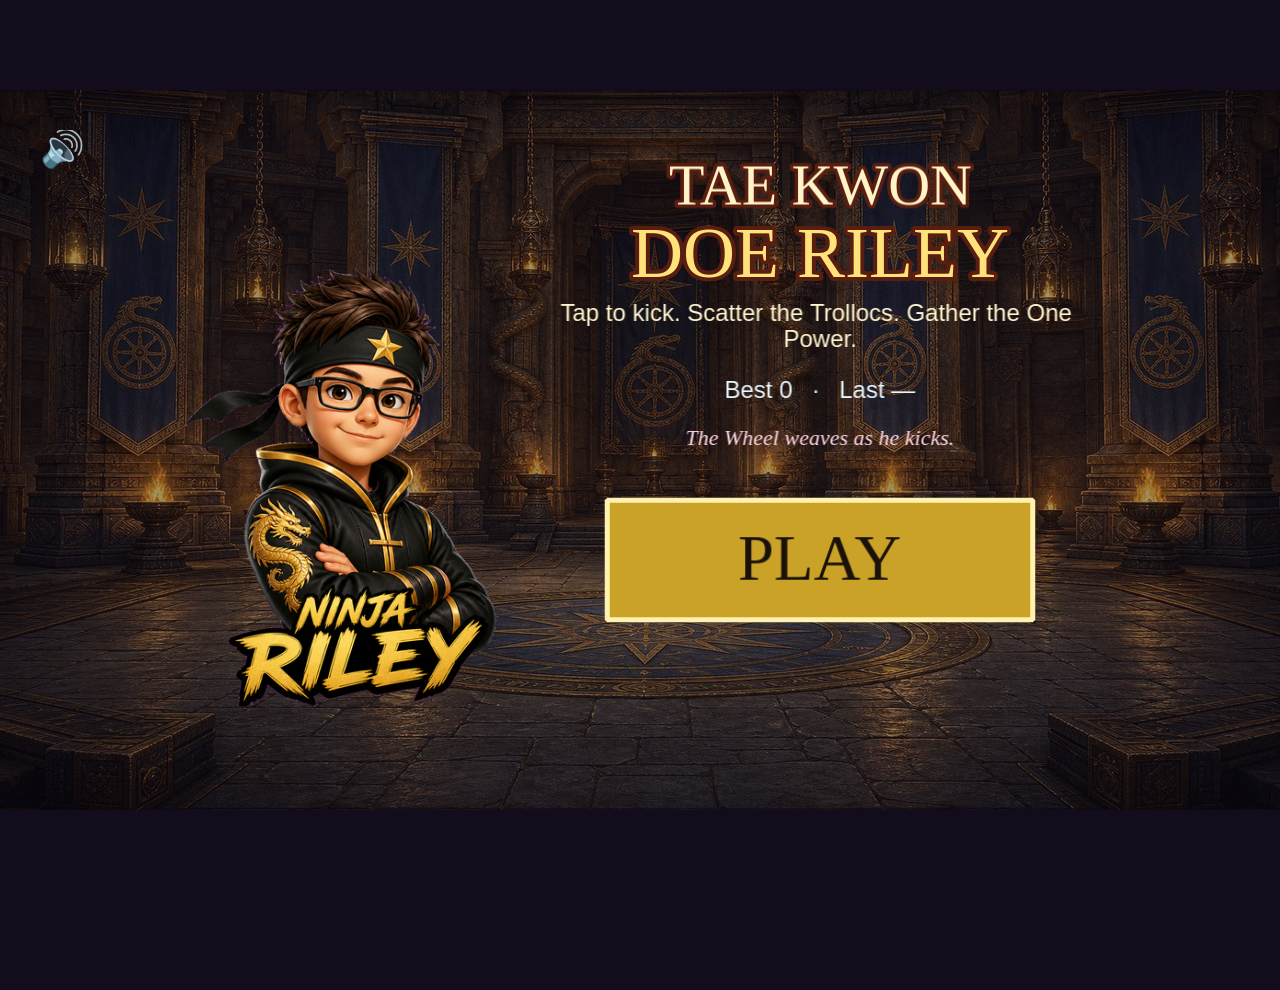
<file: index.html>
<!DOCTYPE html>
<html lang="en">
<head>
  <meta charset="UTF-8" />
  <meta name="viewport" content="width=device-width, initial-scale=1, maximum-scale=1, user-scalable=no, viewport-fit=cover" />
  <meta name="apple-mobile-web-app-capable" content="yes" />
  <meta name="mobile-web-app-capable" content="yes" />
  <meta name="theme-color" content="#120c1c" />
  <title>Tae Kwon Doe Riley</title>
  <link rel="stylesheet" href="css/style.css" />
</head>
<body>
  <div id="game"></div>
  <script src="vendor/phaser.min.js"></script>
  <script src="js/game.js"></script>
</body>
</html>
</file>
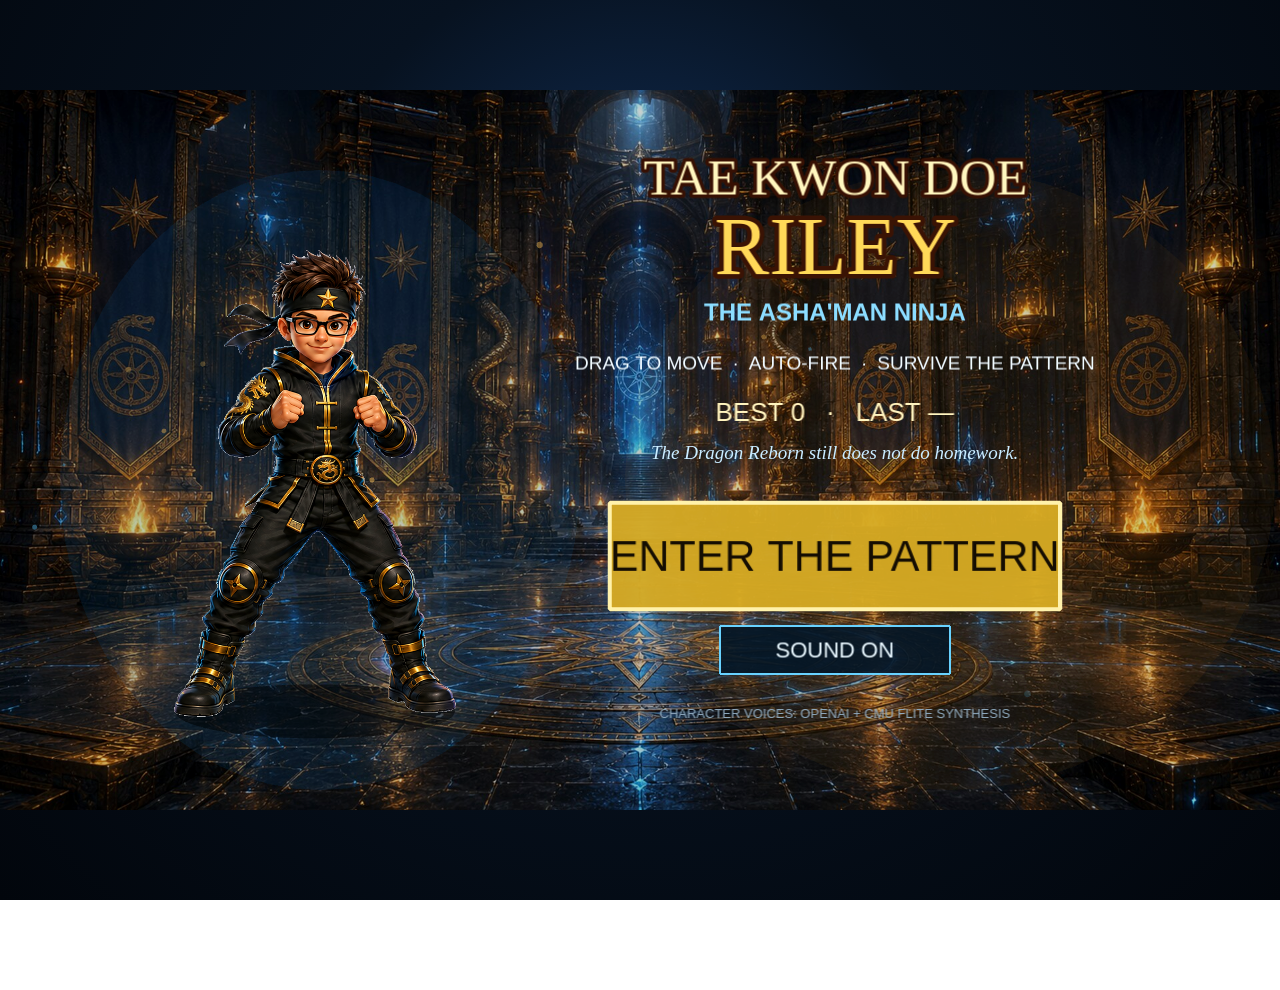
<file: riley/index.html>
<!DOCTYPE html>
<html lang="en">
<head>
  <meta charset="UTF-8" />
  <meta name="viewport" content="width=device-width, initial-scale=1, maximum-scale=1, user-scalable=no, viewport-fit=cover" />
  <meta name="apple-mobile-web-app-capable" content="yes" />
  <meta name="mobile-web-app-capable" content="yes" />
  <meta name="theme-color" content="#120c1c" />
  <title>Tae Kwon Doe Riley</title>
  <link rel="stylesheet" href="css/style.css?v=2.4.1" />
</head>
<body>
  <main id="game" role="application" aria-label="Tae Kwon Doe Riley arcade game"></main>
  <aside id="rotate-overlay" role="status" aria-live="polite">
    <div class="rotate-card">
      <span class="rotate-device" aria-hidden="true"></span>
      <strong>Rotate to landscape</strong>
      <span>Riley needs room to fight.</span>
    </div>
  </aside>
  <script src="vendor/phaser.min.js"></script>
  <script src="js/game.js?v=2.4.1"></script>
</body>
</html>
</file>
<file: css/style.css>
html, body {
  margin: 0;
  padding: 0;
  width: 100%;
  height: 100%;
  background: #120c1c;
  overflow: hidden;
  touch-action: none;
  user-select: none;
  -webkit-user-select: none;
}

#game {
  position: relative;
  width: 100%;
  height: 100%;
}

#game canvas {
  display: block;
  margin: 0 auto;
}

#game video {
  pointer-events: none;
}
</file>
<file: riley/css/style.css>
html,
body {
  margin: 0;
  padding: 0;
  width: 100%;
  height: 100%;
  min-height: 100%;
  background:
    radial-gradient(circle at 50% 32%, #12305a 0%, #071220 38%, #02060c 100%);
  overflow: hidden;
  touch-action: none;
  overscroll-behavior: none;
  user-select: none;
  -webkit-user-select: none;
  -webkit-touch-callout: none;
}

#game {
  position: relative;
  width: 100%;
  height: 100%;
  isolation: isolate;
}

#game canvas {
  display: block;
  margin: 0 auto;
  max-width: 100%;
  max-height: 100%;
  touch-action: none;
  outline: none;
  filter: saturate(1.04) contrast(1.03);
}

#game video {
  pointer-events: none;
}

#rotate-overlay {
  position: fixed;
  inset: 0;
  z-index: 1000;
  display: none;
  align-items: center;
  justify-content: center;
  padding: max(24px, env(safe-area-inset-top)) max(24px, env(safe-area-inset-right)) max(24px, env(safe-area-inset-bottom)) max(24px, env(safe-area-inset-left));
  box-sizing: border-box;
  color: #fff2c4;
  background:
    radial-gradient(circle at 50% 36%, rgba(30, 98, 156, 0.34), transparent 42%),
    rgba(2, 6, 12, 0.97);
  font-family: "Trebuchet MS", system-ui, sans-serif;
  text-align: center;
}

.rotate-card {
  display: flex;
  width: min(84vw, 360px);
  min-height: 240px;
  align-items: center;
  justify-content: center;
  flex-direction: column;
  gap: 14px;
  padding: 30px;
  box-sizing: border-box;
  border: 1px solid rgba(255, 220, 132, 0.55);
  border-radius: 22px;
  background: rgba(6, 16, 30, 0.9);
  box-shadow: 0 24px 70px rgba(0, 0, 0, 0.55), inset 0 0 32px rgba(48, 157, 255, 0.1);
}

.rotate-card strong {
  font-family: Georgia, serif;
  font-size: clamp(24px, 7vw, 34px);
  letter-spacing: 0.02em;
}

.rotate-card > span:last-child {
  color: #b9d8ef;
  font-size: 16px;
}

.rotate-device {
  position: relative;
  display: block;
  width: 42px;
  height: 70px;
  margin-bottom: 10px;
  border: 4px solid #ffe08a;
  border-radius: 9px;
  box-shadow: 0 0 24px rgba(65, 178, 255, 0.35);
  transform: rotate(90deg);
  animation: rotate-pulse 1.7s ease-in-out infinite;
}

.rotate-device::after {
  position: absolute;
  right: 14px;
  bottom: 4px;
  width: 8px;
  height: 3px;
  border-radius: 3px;
  background: #ffe08a;
  content: "";
}

@keyframes rotate-pulse {
  0%, 100% { transform: rotate(72deg) scale(0.96); }
  50% { transform: rotate(90deg) scale(1.04); }
}

@media (orientation: portrait) and (max-width: 900px) {
  #rotate-overlay {
    display: flex;
  }
}

@media (prefers-reduced-motion: reduce) {
  .rotate-device {
    animation: none;
    transform: rotate(90deg);
  }
}
</file>
